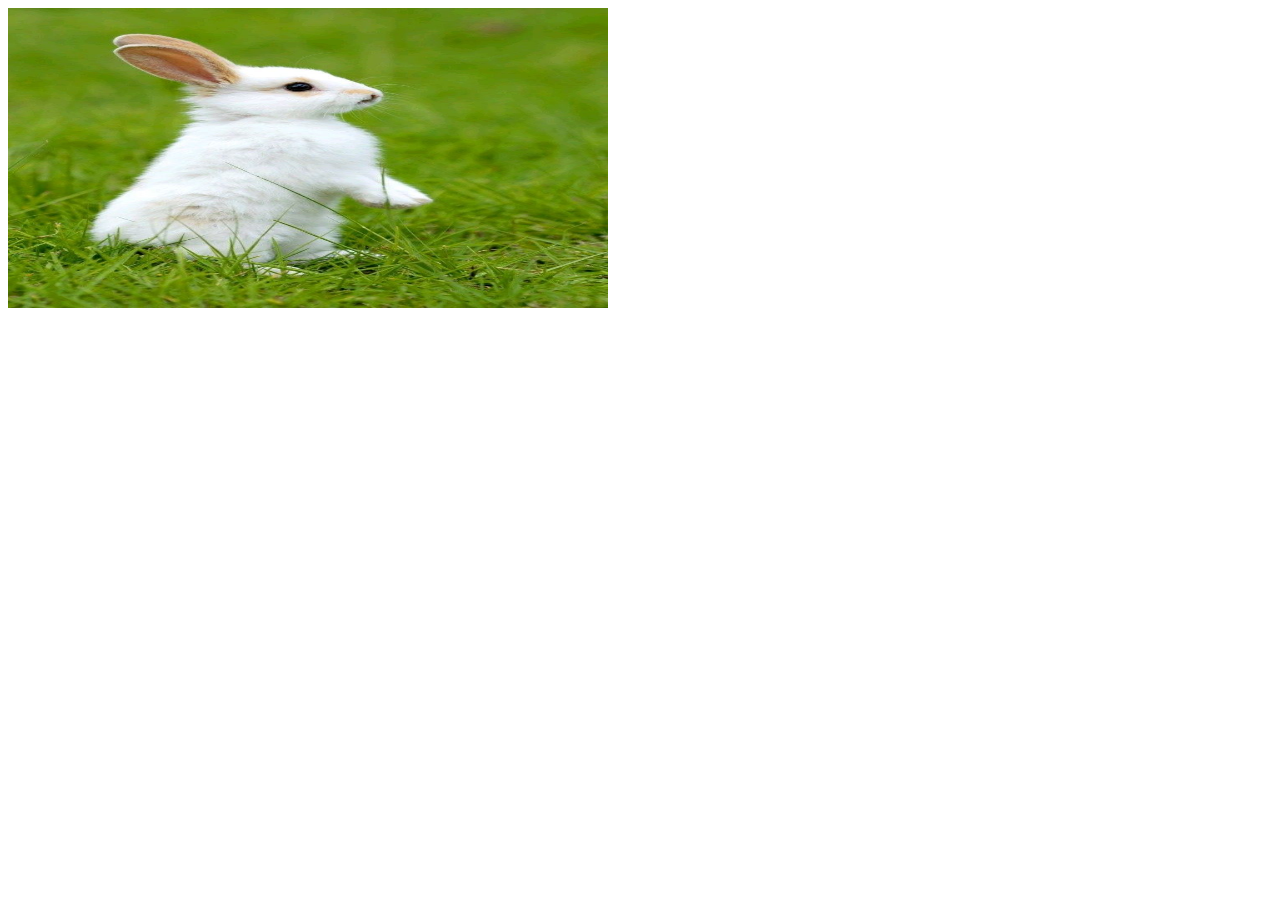
<file: html&css/index.html>
<!DOCTYPE html>
<html>
  <head>
    <title>
      Testing website
    </title>
  </head>
  <body>
    <img src="rabbit.jpg" alt="This is a picture of a dog" height="300" width="600" title="Dog">
  </body>
  
</html>
</file>
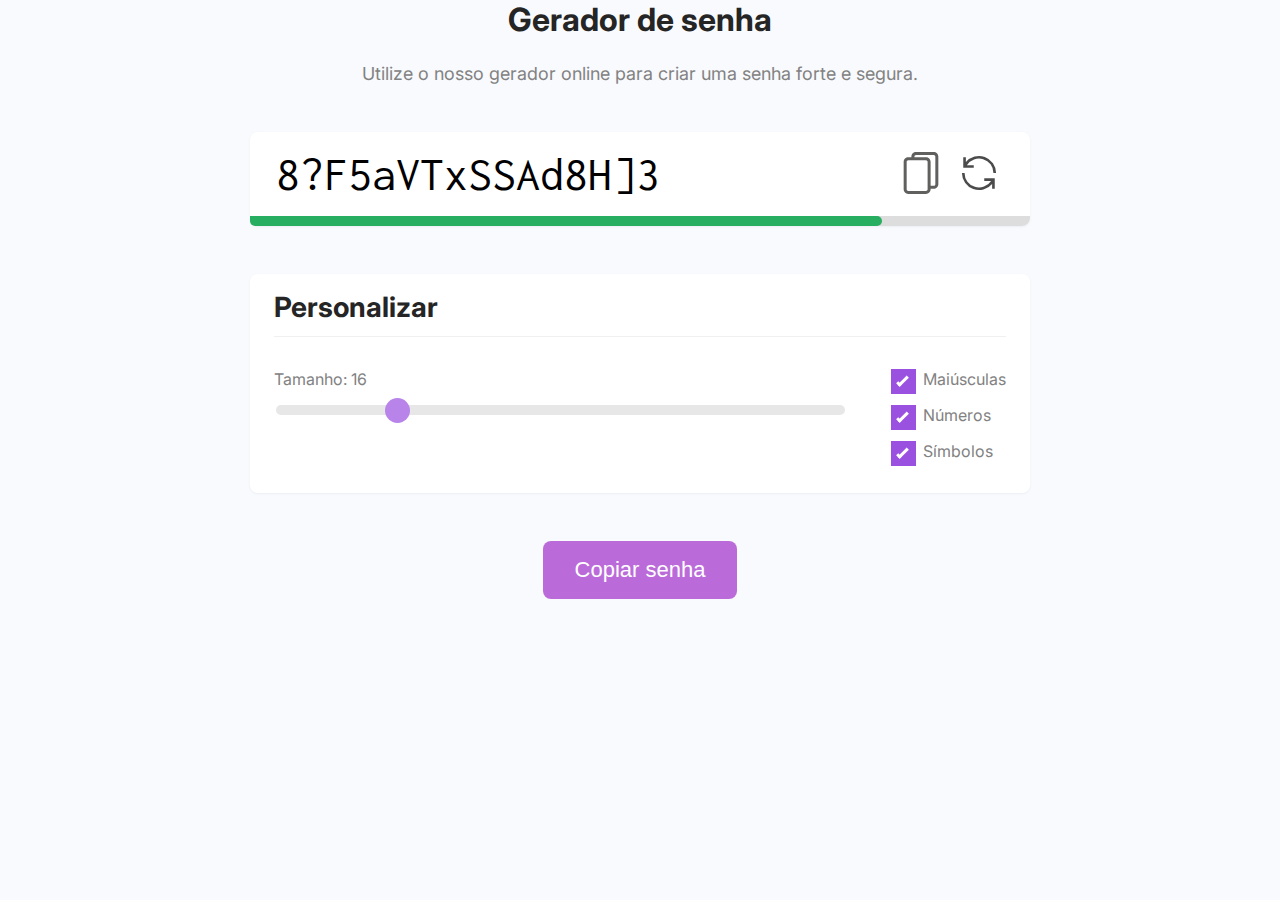
<file: gerador de senhas/index2.html>
<!DOCTYPE html>
<html lang="en">
<head>
  <meta charset="UTF-8">
  <meta http-equiv="X-UA-Compatible" content="IE=edge">
  <meta name="viewport" 
  content="width=device-width, 
  initial-scale=1.0">
  <link rel="preconnect" href="https://fonts.googleapis.com">
  <link rel="preconnect" href="https://fonts.gstatic.com" crossorigin>
  <link href="https://fonts.googleapis.com/css2?family=Inconsolata:wght@200..900&family=Inter:ital,opsz,wght@0,14..32,100..900;1,14..32,100..900&display=swap" rel="stylesheet">
  <link rel="stylesheet" href="style.css">
  <link rel="stylesheet" href="reset.css">

  <title>Document</title>
</head>
<body>
  <main>
    <section class="hero">
      <h1 class="title">Gerador de senha</h1>
      <p class="subtitle">Utilize o nosso gerador online para 
      criar uma senha forte e segura.</p>
    </section>
  
    <section class="box">
      <div class="password">
        <div class="text">
          <input type="text" name="password" id="password">
        </div>
        <div class="actions">
          <button id="copy-1">
            <img src="copy.svg" width="42">
          </button>
          <button id="renew">
            <img src="renew.svg" width="42">
          </button>
        </div>
      </div>
      <div class="security-indicator">
        <div id="security-indicator-bar" class="bar critical" style="width: 100%;"></div>
      </div>
    </section>

    <section class="box customize">
      <h3 class="title">Personalizar</h3>
      <div class="actions">
        <div class="password-length">
        <p>Tamanho: <span id="password-length-text">16</span></p>
        <input type="range"
        name="password-length"
        id="password-length"
        class="slider"
        value="16"
        min="4"
        max="64">
        </div>
        <div class="config">
          <label class="checkbox-container">
            <span class="text">Maiúsculas</span>
            <input type="checkbox" id="uppercase-check" checked>
            <span class="checkmark"></span>
          </label>
          <label class="checkbox-container">
            <span class="text">Números</span>
            <input type="checkbox" id="number-check" checked>
            <span class="checkmark"></span>
          </label>
          <label class="checkbox-container">
            <span class="text">Símbolos</span>
            <input type="checkbox" id="symbol-check" checked>
            <span class="checkmark"></span>
          </label>
        </div>
      </div>
    </section>

      

    <div class="submit">
      <button id="copy-2">Copiar senha</button>
    </div>
  </main>
  <script>
    const inputEl = document.querySelector("#password")
    const numberCheckEl = document.querySelector("#number-check")
    const upperCaseCheckEl = document.querySelector("#uppercase-check")
    const symbolCheckEl = document.querySelector("#symbol-check")
    const securityIndicatorBarEl = document.querySelector("#security-indicator-bar")

    let passwordLength = 16



    function generatePassword() {
      let chars = "abcdefghjkmnpqrstuvwxyz"
      
      const upperCaseChars = "ABCDEFGHJKLMNPQRSTYVWXYZ"
      const numberChars = "123456789"
      const symbolChars = "?!@*()[]"
      
      if(upperCaseCheckEl.checked) {
        chars += upperCaseChars
      }

      if(numberCheckEl.checked) {
        chars += numberChars
      }

      if(symbolCheckEl.checked) {
        chars += symbolChars
      }

      
      let password = ""

      for(let i = 0; i < passwordLength; i++){
        const randomNumber = Math.floor(Math.random() * chars.length)
        password += chars.substring(randomNumber, randomNumber + 1)
      }

      inputEl.value = password
      calculateQuality()
      calculateFontSize() 
    }

    function calculateQuality() {
      const percent = Math.round((passwordLength / 64) * 25 + (upperCaseCheckEl.checked ? 15 : 0) + (numberCheckEl.checked ? 25 : 0) + (symbolCheckEl.checked ? 35 : 0))
      
      console.log(percent)

      securityIndicatorBarEl.style.width = `${percent}%`

      if (percent > 69) {
        securityIndicatorBarEl.classList.remove("critical")
        securityIndicatorBarEl.classList.remove("warning")
        securityIndicatorBarEl.classList.add("safe")
      } else if (percent > 50) {
        securityIndicatorBarEl.classList.remove("critical")
        securityIndicatorBarEl.classList.add("warning")
        securityIndicatorBarEl.classList.remove("safe")
      } else {
        securityIndicatorBarEl.classList.add("critical")
        securityIndicatorBarEl.classList.remove("warning")
        securityIndicatorBarEl.classList.remove("safe")
      }

      if (percent >= 100) {
        securityIndicatorBarEl.classList.add("completed")
      } else {
        securityIndicatorBarEl.classList.remove("completed")
      }
    }

    function calculateFontSize() {
      if(passwordLength > 45) {
        inputEl.classList.remove("font-sm")
        inputEl.classList.remove("font-xs")
        inputEl.classList.add("font-xxs")
      } else if (passwordLength > 32) {
        inputEl.classList.remove("font-sm")
        inputEl.classList.add("font-xs")
        inputEl.classList.remove("font-xxs")
      } else if (passwordLength > 22) {
        inputEl.classList.add("font-sm")
        inputEl.classList.remove("font-xs")
        inputEl.classList.remove("font-xxs")
      } else {
        inputEl.classList.remove("font-sm")
        inputEl.classList.remove("font-xs")
        inputEl.classList.remove("font-xxs")
      }
    }

    function copy() {
      navigator.clipboard.writeText(inputEl.value)
    }

    const passwordLengthEl = document.querySelector("#password-length")
    passwordLengthEl.addEventListener("input", function() {
      passwordLength = passwordLengthEl.value
      document.querySelector("#password-length-text").textContent = passwordLength
      document.querySelector('#password-length-text').innerText = passwordLength
      generatePassword()
    })

    upperCaseCheckEl.addEventListener("click", generatePassword)
    numberCheckEl.addEventListener("click", generatePassword)
    symbolCheckEl.addEventListener("click", generatePassword)

    document.querySelector("#copy-1").addEventListener("click", copy)
    document.querySelector("#copy-2").addEventListener("click", copy)
    document.querySelector("#renew").addEventListener("click", generatePassword)

    generatePassword()
  </script>
</body>
</html>
</file>
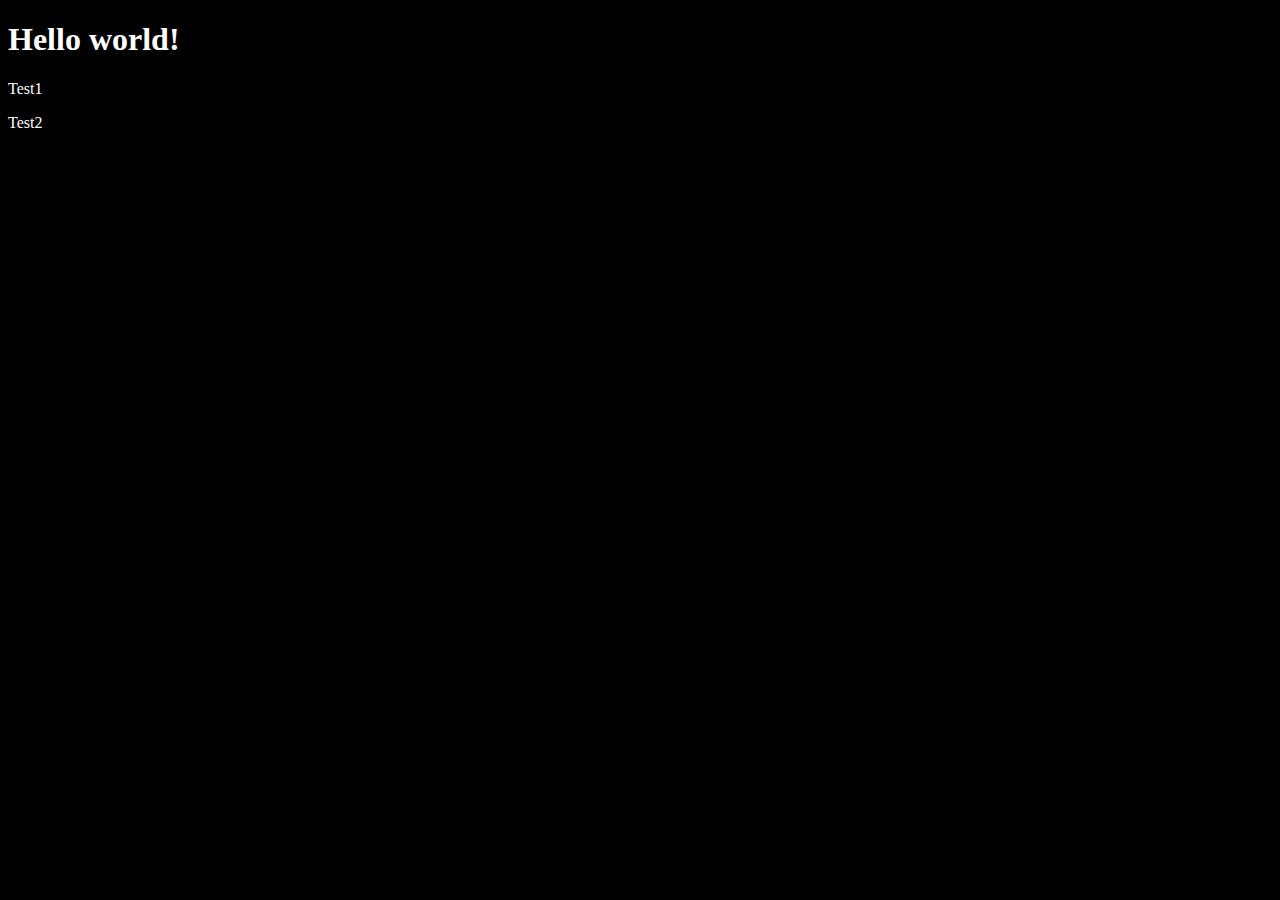
<file: html&css/test.html>
<!DOCTYPE html>
<html lang="en">
<head>
  <meta charset="UTF-8">
  <meta http-equiv="X-UA-Compatible" content="IE=edge">
  <meta name="viewport" content="width=device-width, initial-scale=1.0">
  <title>Bro Code</title>
  <style>
    body{
      background-color: black;
    }
    h1 {
      color: white;
    }
    p {
      color: white;
    }
  </style>
</head>
<body>
  <h1>Hello world!</h1>
  <p>Test1</p>
  <p>Test2</p>
</body>
</html>
</file>
<file: gerador de senhas/style.css>
body {
  background-color: #f8fafd;
  font-family: 'Inter', sans-serif;
  color: #252525;
  padding: 2rem;
}

main {
  max-width: 780px;
  margin: 0 auto;
}

.hero {
  text-align: center;
  padding-bottom: 3rem;
}

.hero .title {
  font-size: 2rem;
  font-weight: bold;
  padding-bottom: 1.5rem;
}

.hero .subtitle {
  font-size: 1.125rem;
  color: #828282;
}

.box {
  background: #fff;
  box-shadow: 0 1px 2px rgba(132, 148, 165, 0.1);
  border-radius: 8px;
  margin-bottom: 3rem;
}

.password {
  display: flex;
  align-items: center;
  padding: 1rem 1.5rem;
}

.password .text {
  flex: 1;
}

.password .text input {
  font-family: "Inconsolata", "serif";
  font-size: 3rem;
  border: none;
  outline: none;
  cursor: default;
  height: 52px;
  width: 100%;
  transition: all 0.2s;
  -webkit-user-select: none;
  -moz-user-select: none;
  -ms-user-select: none;
  user-select: none;
}

.password .text input.font-sm {
  font-size: 2rem;
}

.password .text input.font-xs {
  font-size: 1.5rem;
}

.password .text input.font-xxs {
  font-size: 1rem;
}

.password .actions button {
  background-color: transparent;
  border: none;
  cursor: pointer;
  opacity: 0.7;
  transition: opacity 0.2s;
}

.security-indicator {
  height: 10px;
  background-color: #ddd;
  border-bottom-left-radius: 8px;
  border-bottom-right-radius: 8px;
}

.security-indicator .bar {
  height: 10px;
  border-top-right-radius: 8px;
  border-bottom-left-radius: 8px;
  border-bottom-right-radius: 8px;

  transition: all 0.2s;
}

.security-indicator .bar.completed {
  border-top-right-radius: 0;
}

.security-indicator .bar.critical {
  background-color: #eb5757;
}

.security-indicator .bar.warning {
  background-color: #f2c94c;
}

.security-indicator .bar.safe {
  background-color: #27ae60;
}

.customize {
  padding: 1rem 1.5rem;
}

.customize .title {
  border-bottom: 1px solid #f0f0f0;
  font-size: 1.75rem;
  font-weight: bold;
  margin-bottom: 2rem;
  padding-bottom: 0.75rem;
}

.customize .actions {
  display: flex;
  gap: 3rem;
  color: #828282
}

.customize .password-length {
  flex: 1;
}

.customize .password-length .slider {
  appearance: none;
  -webkit-appearance: none;
  height: 10px;
  background: #dddddd;
  outline: none;
  border-radius: 8px;
  width: 100%;
  opacity: 0.7;
  transition: opacity 0.2s;
  margin-top: 1rem;
}

.customize .password-length .slider:hover {
  opacity: 1;
}

.customize .password-length .slider::-webkit-slider-thumb {
  -webkit-appearance: none;
  appearance: none;
  width: 25px;
  height: 25px;
  border-radius: 25px;
  background: #9b51e0;
  cursor: pointer;
}

.customize .password-length .slider::-moz-range-thumb {
  width: 25px;
  height: 25px;
  border-radius: 25px;
  background: #9b51e0;
  cursor: pointer;
}

.checkbox-container {
  display: block;
  position: relative;
  padding-left: 2rem;
  margin-bottom: 1rem;
  cursor: pointer;
  -webkit-user-select: none;
  -moz-user-select: none;
  -ms-user-select: none;
  user-select: none;
}

.checkbox-container input {
  position: absolute;
  height: 0;
  width: 0;
  opacity: 0;
  cursor: pointer;
}

.checkbox-container .checkmark {
  position: absolute;
  top: 0;
  left: 0;
  height: 25px;
  width: 25px;
  background-color: #dddddd;
  transition: all 0.2s;
}

.checkbox-container:hover input ~ .checkmark {
  background-color: #cccccc;
}

.checkbox-container input:checked ~ .checkmark {
  background-color: #9b51e0;
}

.checkbox-container .checkmark:after {
  content: "";
  display: none;
  position: absolute;
  left: 9px;
  top: 5px;
  width: 5px;
  height: 13px;
  border: solid white;
border-width: 0 3px 3px 0;
transform: rotate(45deg);
}

.checkbox-container input:checked ~ .checkmark:after {
  display: block;
}

.submit {
  text-align: center;
}

.submit button {
  background-color: #bb6bd9;
  font-size: 1.375rem;
  color: #fff;
  border: none;
  border-radius: 8px;
  cursor: pointer;
  padding: 1rem 2rem;
  transition: all 0.2s;
}

.submit button:hover {
  background-color: #9b51e0;
}

@media only screen and (max-wdith: 480px){
  .password {
    padding: 1rem;
  }
  .password .text input {
    font-size: 1.5rem;
  }
  .password .text input.font-sm {
    font-size: 1.2rem;
  }
  .password .text input.font-xs {
    font-size: 1rem;
  }
  .password .text input.font-xxs {
    font-size: 1rem;
  }
  .password .actions img {
    width: 24px;
  }
}
</file>
